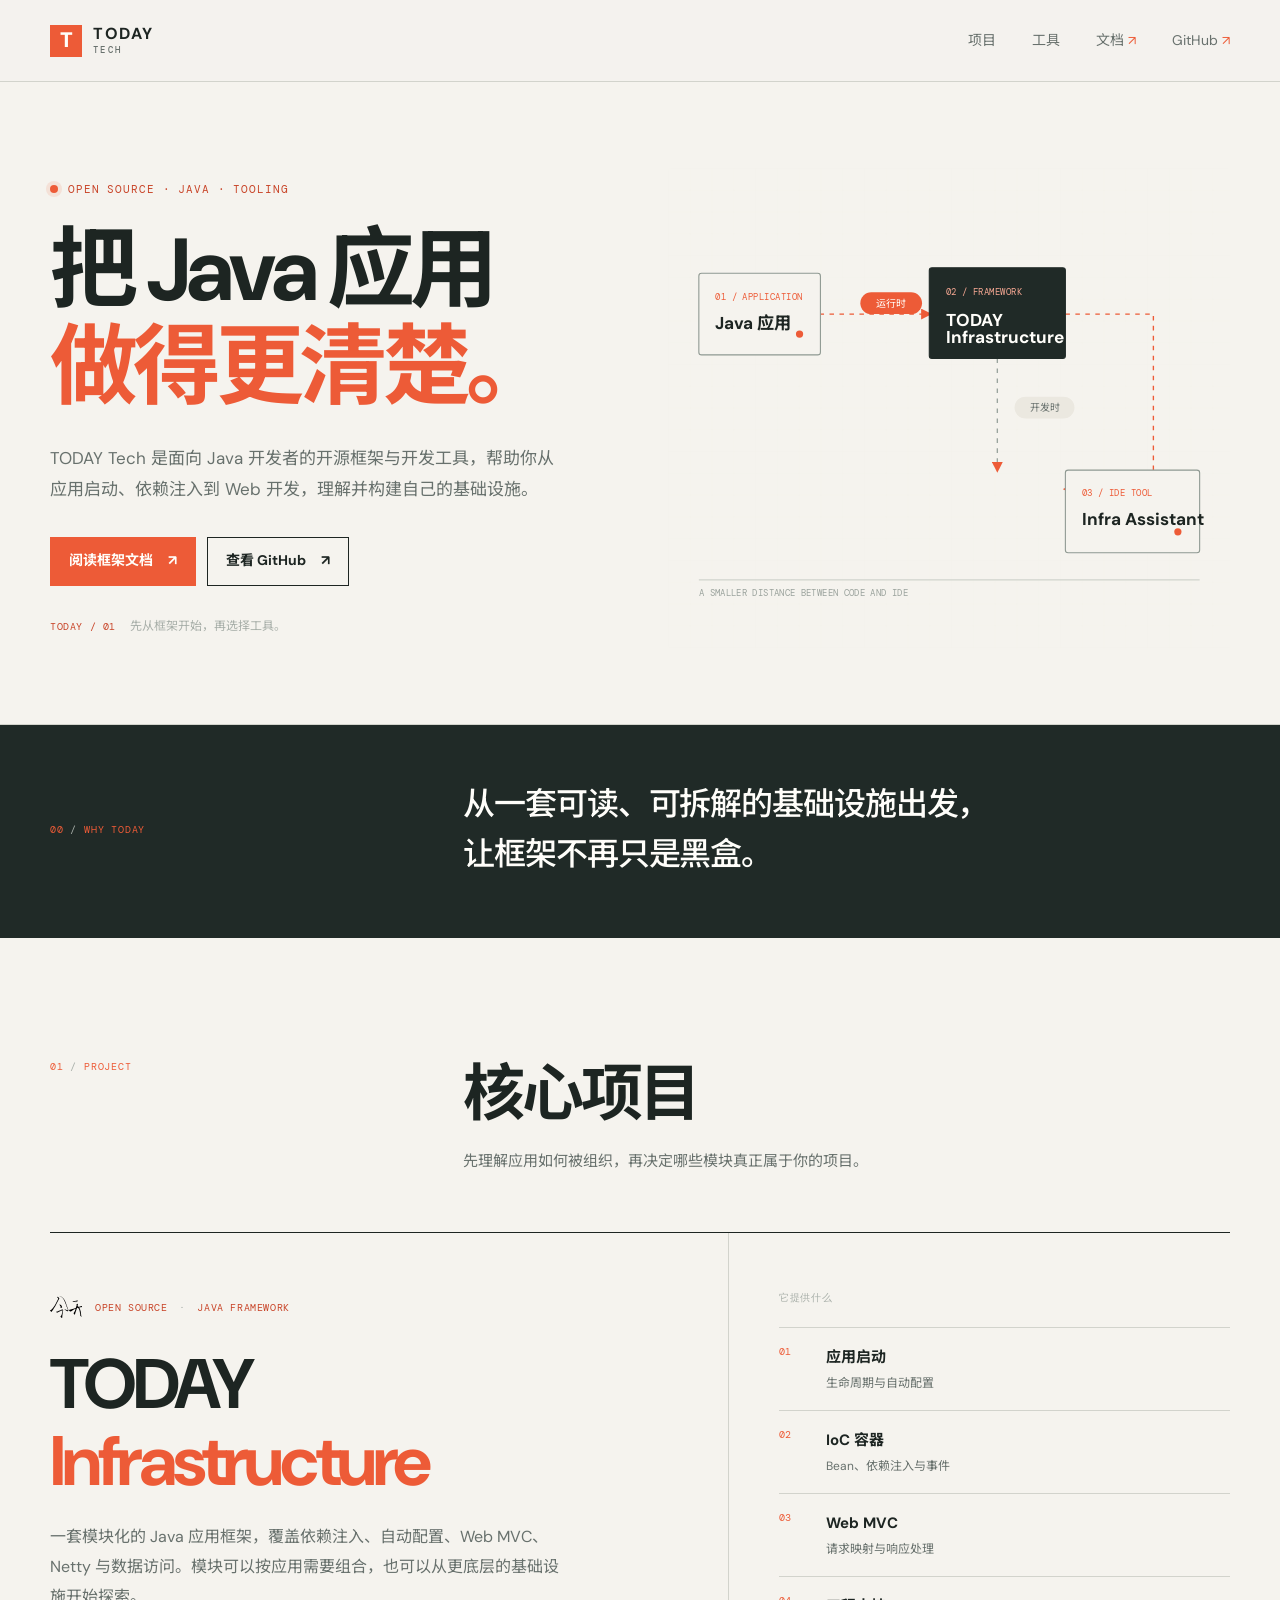
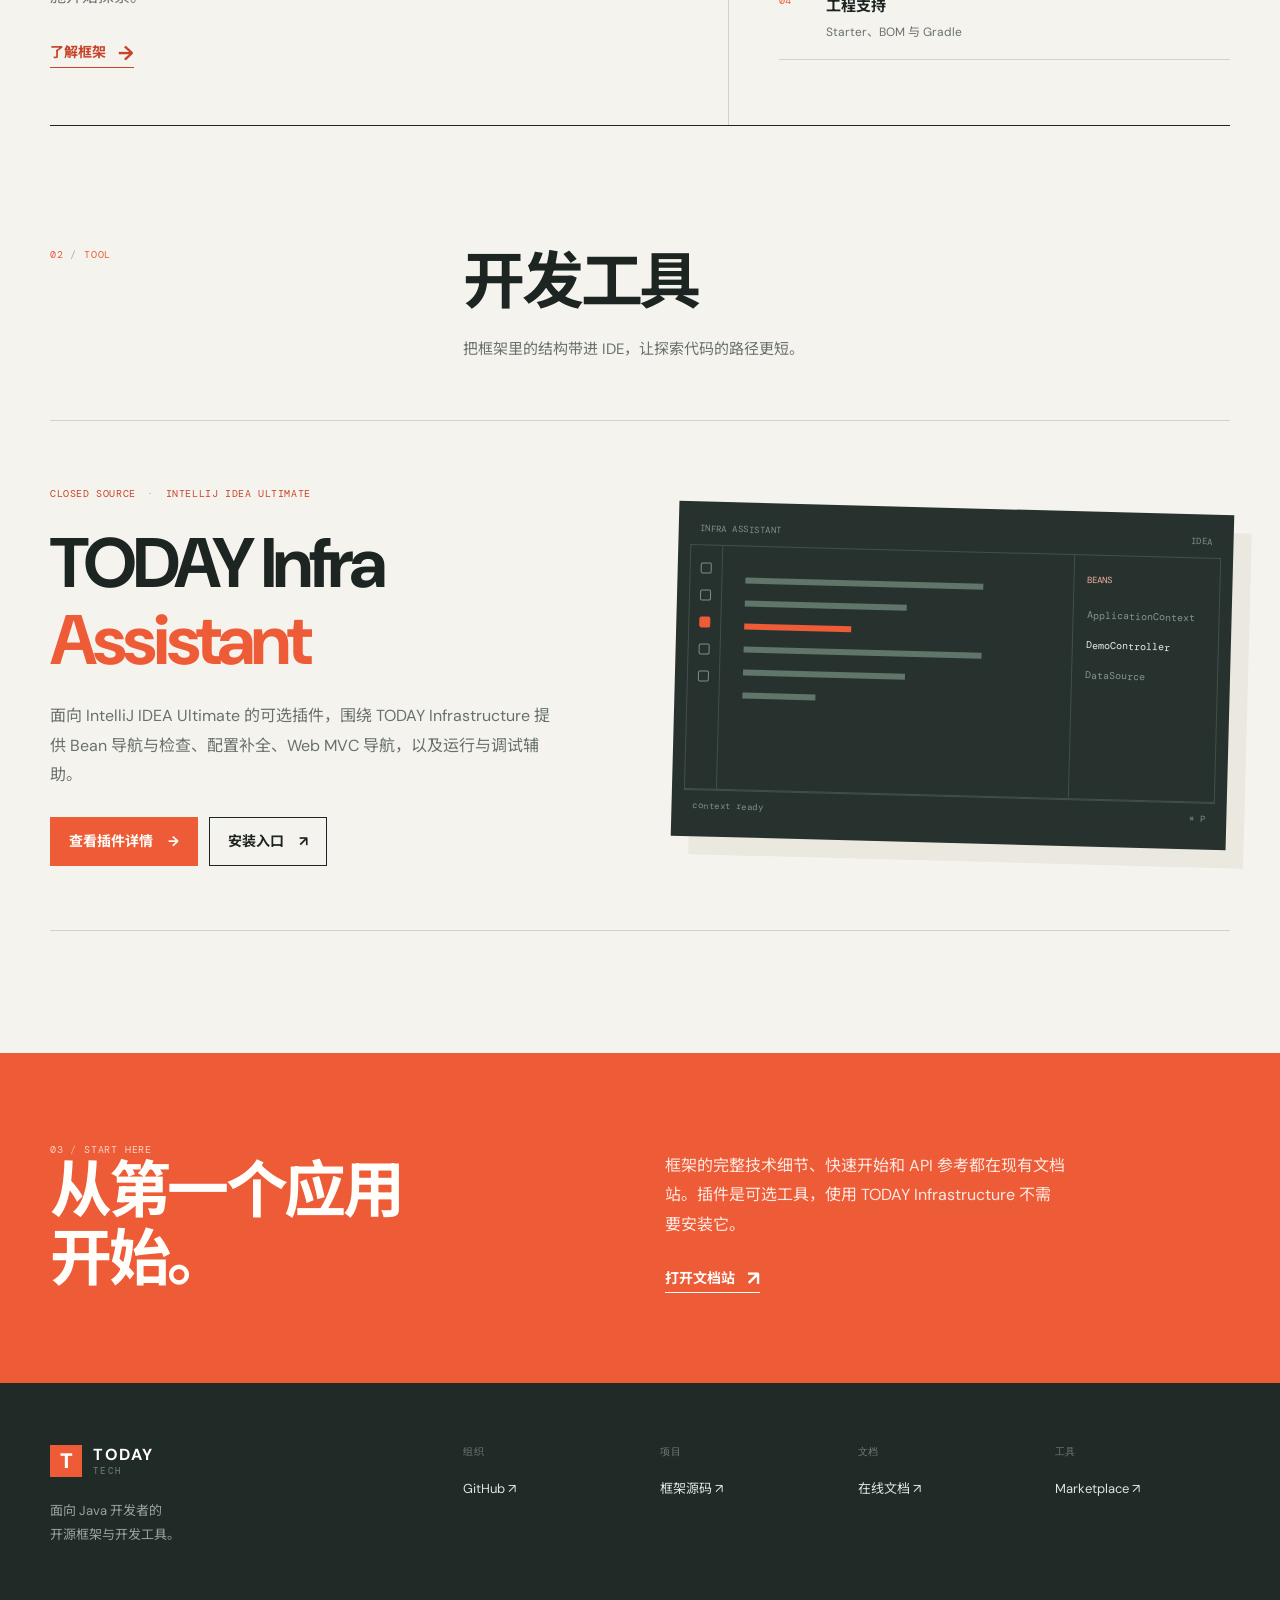
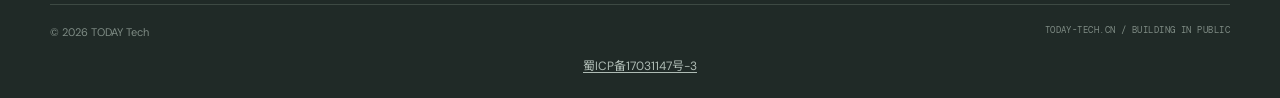
<file: index.html>
<!doctype html>
<html lang="zh-CN">
<head>
  <meta charset="utf-8">
  <meta name="viewport" content="width=device-width, initial-scale=1">
  <meta name="description" content="TODAY Tech：面向 Java 开发者的开源框架与开发工具。">
  <meta name="theme-color" content="#f5f3ee">
  <title>TODAY Tech — Java 开发者的框架与工具</title>
  <link rel="canonical" href="https://today-tech.cn/">
  <meta property="og:type" content="website">
  <meta property="og:site_name" content="TODAY Tech">
  <meta property="og:locale" content="zh_CN">
  <meta property="og:title" content="TODAY Tech — Java 开发者的框架与工具">
  <meta property="og:description" content="面向 Java 开发者的开源框架与开发工具。">
  <meta property="og:url" content="https://today-tech.cn/">
  <link rel="icon" href="logo.svg" type="image/svg+xml">
  <link rel="stylesheet" href="assets/css/site.css">
  <script src="assets/js/site.js" defer></script>
  <script type="application/ld+json">
  {
    "@context": "https://schema.org",
    "@type": "Organization",
    "name": "TODAY Tech",
    "url": "https://today-tech.cn/",
    "sameAs": ["https://github.com/today-tech"]
  }
  </script>
</head>
<body>
  <a class="skip-link" href="#main-content">跳到主要内容</a>
  <header class="site-header">
    <div class="container header-inner">
      <a class="wordmark" href="./" aria-label="TODAY Tech 首页">
        <span class="wordmark-mark" aria-hidden="true">T</span>
        <span><strong>TODAY</strong><small>TECH</small></span>
      </a>
      <button class="menu-toggle" type="button" aria-expanded="false" aria-controls="primary-nav">
        <span class="sr-only">打开导航</span>
        <span aria-hidden="true"></span><span aria-hidden="true"></span>
      </button>
      <nav class="primary-nav" id="primary-nav" aria-label="主导航">
        <a href="#projects">项目</a>
        <a href="#tools">工具</a>
        <a href="https://docs.today-tech.cn/today-infrastructure/" target="_blank" rel="noreferrer">文档<span class="external-mark" aria-hidden="true">↗</span></a>
        <a href="https://github.com/today-tech" target="_blank" rel="noreferrer">GitHub<span class="external-mark" aria-hidden="true">↗</span></a>
      </nav>
    </div>
  </header>

  <main id="main-content">
    <section class="hero section-rule">
      <div class="container hero-grid">
        <div class="hero-copy">
          <p class="eyebrow"><span class="eyebrow-dot"></span>OPEN SOURCE · JAVA · TOOLING</p>
          <h1>把 Java 应用<br><em>做得更清楚。</em></h1>
          <p class="hero-intro">TODAY Tech 是面向 Java 开发者的开源框架与开发工具，帮助你从应用启动、依赖注入到 Web 开发，理解并构建自己的基础设施。</p>
          <div class="button-row">
            <a class="button button-primary" href="https://docs.today-tech.cn/today-infrastructure/" target="_blank" rel="noreferrer">阅读框架文档 <span aria-hidden="true">↗</span></a>
            <a class="button button-secondary" href="https://github.com/today-tech" target="_blank" rel="noreferrer">查看 GitHub <span aria-hidden="true">↗</span></a>
          </div>
          <p class="hero-note"><span class="mono">TODAY / 01</span> 先从框架开始，再选择工具。</p>
        </div>
        <div class="hero-diagram" aria-label="Java 应用通过 TODAY Infrastructure 连接开发工具的关系图" role="img">
          <svg viewBox="0 0 620 530" xmlns="http://www.w3.org/2000/svg" aria-hidden="true">
            <defs>
              <pattern id="hero-grid" width="24" height="24" patternUnits="userSpaceOnUse">
                <path d="M 24 0 L 0 0 0 24" fill="none" stroke="currentColor" stroke-width="1" opacity=".08"/>
              </pattern>
              <marker id="arrow" markerWidth="8" markerHeight="8" refX="6" refY="4" orient="auto">
                <path d="M0,0 L8,4 L0,8 Z" fill="#ed5b37"/>
              </marker>
            </defs>
            <rect width="620" height="530" rx="4" fill="url(#hero-grid)"/>
            <path class="diagram-line" d="M167 161 H288" marker-end="url(#arrow)"/>
            <path class="diagram-line" d="M438 161 H535 V354 H438" marker-end="url(#arrow)"/>
            <path class="diagram-line diagram-line-muted" d="M363 210 V333" marker-end="url(#arrow)"/>
            <g class="diagram-node diagram-node-app">
              <rect x="34" y="116" width="134" height="90" rx="3"/>
              <text x="52" y="145" class="node-kicker">01 / APPLICATION</text>
              <text x="52" y="177" class="node-title">Java 应用</text>
              <circle cx="145" cy="183" r="4"/>
            </g>
            <g class="diagram-node diagram-node-core">
              <rect x="288" y="110" width="150" height="100" rx="3"/>
              <text x="306" y="140" class="node-kicker">02 / FRAMEWORK</text>
              <text x="306" y="174" class="node-title">TODAY</text>
              <text x="306" y="193" class="node-title">Infrastructure</text>
            </g>
            <g class="diagram-node diagram-node-tool">
              <rect x="438" y="333" width="148" height="91" rx="3"/>
              <text x="456" y="362" class="node-kicker">03 / IDE TOOL</text>
              <text x="456" y="394" class="node-title">Infra Assistant</text>
              <circle cx="562" cy="401" r="4"/>
            </g>
            <g class="diagram-label">
              <rect x="212" y="137" width="68" height="24" rx="12"/>
              <text x="246" y="153" text-anchor="middle">运行时</text>
            </g>
            <g class="diagram-label diagram-label-light">
              <rect x="382" y="252" width="66" height="24" rx="12"/>
              <text x="415" y="268" text-anchor="middle">开发时</text>
            </g>
            <text x="34" y="472" class="diagram-caption">A SMALLER DISTANCE BETWEEN CODE AND IDE</text>
            <path d="M34 454 H586" class="diagram-baseline"/>
          </svg>
        </div>
      </div>
    </section>

    <section class="intro-strip">
      <div class="container intro-strip-inner">
        <p class="section-index">00 <span>/</span> WHY TODAY</p>
        <p class="intro-statement">从一套可读、可拆解的基础设施出发，<br>让框架不再只是黑盒。</p>
      </div>
    </section>

    <section class="content-section" id="projects">
      <div class="container">
        <div class="section-heading">
          <p class="section-index">01 <span>/</span> PROJECT</p>
          <div>
            <h2>核心项目</h2>
            <p class="heading-description">先理解应用如何被组织，再决定哪些模块真正属于你的项目。</p>
          </div>
        </div>
        <article class="feature-project">
          <div class="feature-project-main">
            <div class="project-identity"><img src="logo.svg" alt="TODAY Infrastructure 标识"><div class="project-badge">OPEN SOURCE <span>·</span> JAVA FRAMEWORK</div></div>
            <h3>TODAY<br><span>Infrastructure</span></h3>
            <p>一套模块化的 Java 应用框架，覆盖依赖注入、自动配置、Web MVC、Netty 与数据访问。模块可以按应用需要组合，也可以从更底层的基础设施开始探索。</p>
            <a class="text-link" href="projects/today-infrastructure/">了解框架 <span aria-hidden="true">→</span></a>
          </div>
          <div class="feature-project-aside">
            <div class="aside-label">它提供什么</div>
            <ul class="capability-list">
              <li><span>01</span><strong>应用启动</strong><small>生命周期与自动配置</small></li>
              <li><span>02</span><strong>IoC 容器</strong><small>Bean、依赖注入与事件</small></li>
              <li><span>03</span><strong>Web MVC</strong><small>请求映射与响应处理</small></li>
              <li><span>04</span><strong>工程支持</strong><small>Starter、BOM 与 Gradle</small></li>
            </ul>
          </div>
        </article>
      </div>
    </section>

    <section class="content-section tool-section" id="tools">
      <div class="container">
        <div class="section-heading">
          <p class="section-index">02 <span>/</span> TOOL</p>
          <div>
            <h2>开发工具</h2>
            <p class="heading-description">把框架里的结构带进 IDE，让探索代码的路径更短。</p>
          </div>
        </div>
        <article class="tool-feature">
          <div class="tool-feature-copy">
            <div class="project-badge">CLOSED SOURCE <span>·</span> INTELLIJ IDEA ULTIMATE</div>
            <h3>TODAY Infra<br><span>Assistant</span></h3>
            <p>面向 IntelliJ IDEA Ultimate 的可选插件，围绕 TODAY Infrastructure 提供 Bean 导航与检查、配置补全、Web MVC 导航，以及运行与调试辅助。</p>
            <div class="button-row">
              <a class="button button-primary" href="products/today-infra-assistant/">查看插件详情 <span aria-hidden="true">→</span></a>
              <a class="button button-secondary" href="https://plugins.jetbrains.com/plugin/36523-today-infra-assistant" target="_blank" rel="noreferrer">安装入口 <span aria-hidden="true">↗</span></a>
            </div>
          </div>
          <div class="tool-sketch" aria-hidden="true">
            <div class="tool-sketch-top"><span>INFRA ASSISTANT</span><span>IDEA</span></div>
            <div class="tool-sketch-body">
              <div class="sketch-tree"><i></i><i></i><i class="active"></i><i></i><i></i></div>
              <div class="sketch-editor"><span class="code-line long"></span><span class="code-line mid"></span><span class="code-line short accent"></span><span class="code-line long"></span><span class="code-line mid"></span><span class="code-line shorter"></span></div>
              <div class="sketch-panel"><span class="panel-title">BEANS</span><span class="panel-item">ApplicationContext</span><span class="panel-item active-item">DemoController</span><span class="panel-item">DataSource</span></div>
            </div>
            <div class="tool-sketch-foot"><span>context ready</span><span>⌘ P</span></div>
          </div>
        </article>
      </div>
    </section>

    <section class="start-section">
      <div class="container start-box">
        <div>
          <p class="section-index">03 <span>/</span> START HERE</p>
          <h2>从第一个应用<br>开始。</h2>
        </div>
        <div class="start-copy">
          <p>框架的完整技术细节、快速开始和 API 参考都在现有文档站。插件是可选工具，使用 TODAY Infrastructure 不需要安装它。</p>
          <a class="text-link text-link-light" href="https://docs.today-tech.cn/today-infrastructure/" target="_blank" rel="noreferrer">打开文档站 <span aria-hidden="true">↗</span></a>
        </div>
      </div>
    </section>
  </main>

  <footer class="site-footer">
    <div class="container footer-grid">
      <div class="footer-brand">
        <a class="wordmark wordmark-footer" href="./"><span class="wordmark-mark" aria-hidden="true">T</span><span><strong>TODAY</strong><small>TECH</small></span></a>
        <p>面向 Java 开发者的<br>开源框架与开发工具。</p>
      </div>
      <div class="footer-links">
        <div><span>组织</span><a href="https://github.com/today-tech" target="_blank" rel="noreferrer">GitHub ↗</a></div>
        <div><span>项目</span><a href="https://github.com/TAKETODAY/today-infrastructure" target="_blank" rel="noreferrer">框架源码 ↗</a></div>
        <div><span>文档</span><a href="https://docs.today-tech.cn/today-infrastructure/" target="_blank" rel="noreferrer">在线文档 ↗</a></div>
        <div><span>工具</span><a href="https://plugins.jetbrains.com/plugin/36523-today-infra-assistant" target="_blank" rel="noreferrer">Marketplace ↗</a></div>
      </div>
    </div>
    <div class="container footer-bottom"><span>© <span data-current-year>2026</span> TODAY Tech</span><span class="mono">TODAY-TECH.CN / BUILDING IN PUBLIC</span></div>
    <p class="footer-record"><a href="https://beian.miit.gov.cn/">蜀ICP备17031147号-3</a></p>
  </footer>
</body>
</html>
</file>
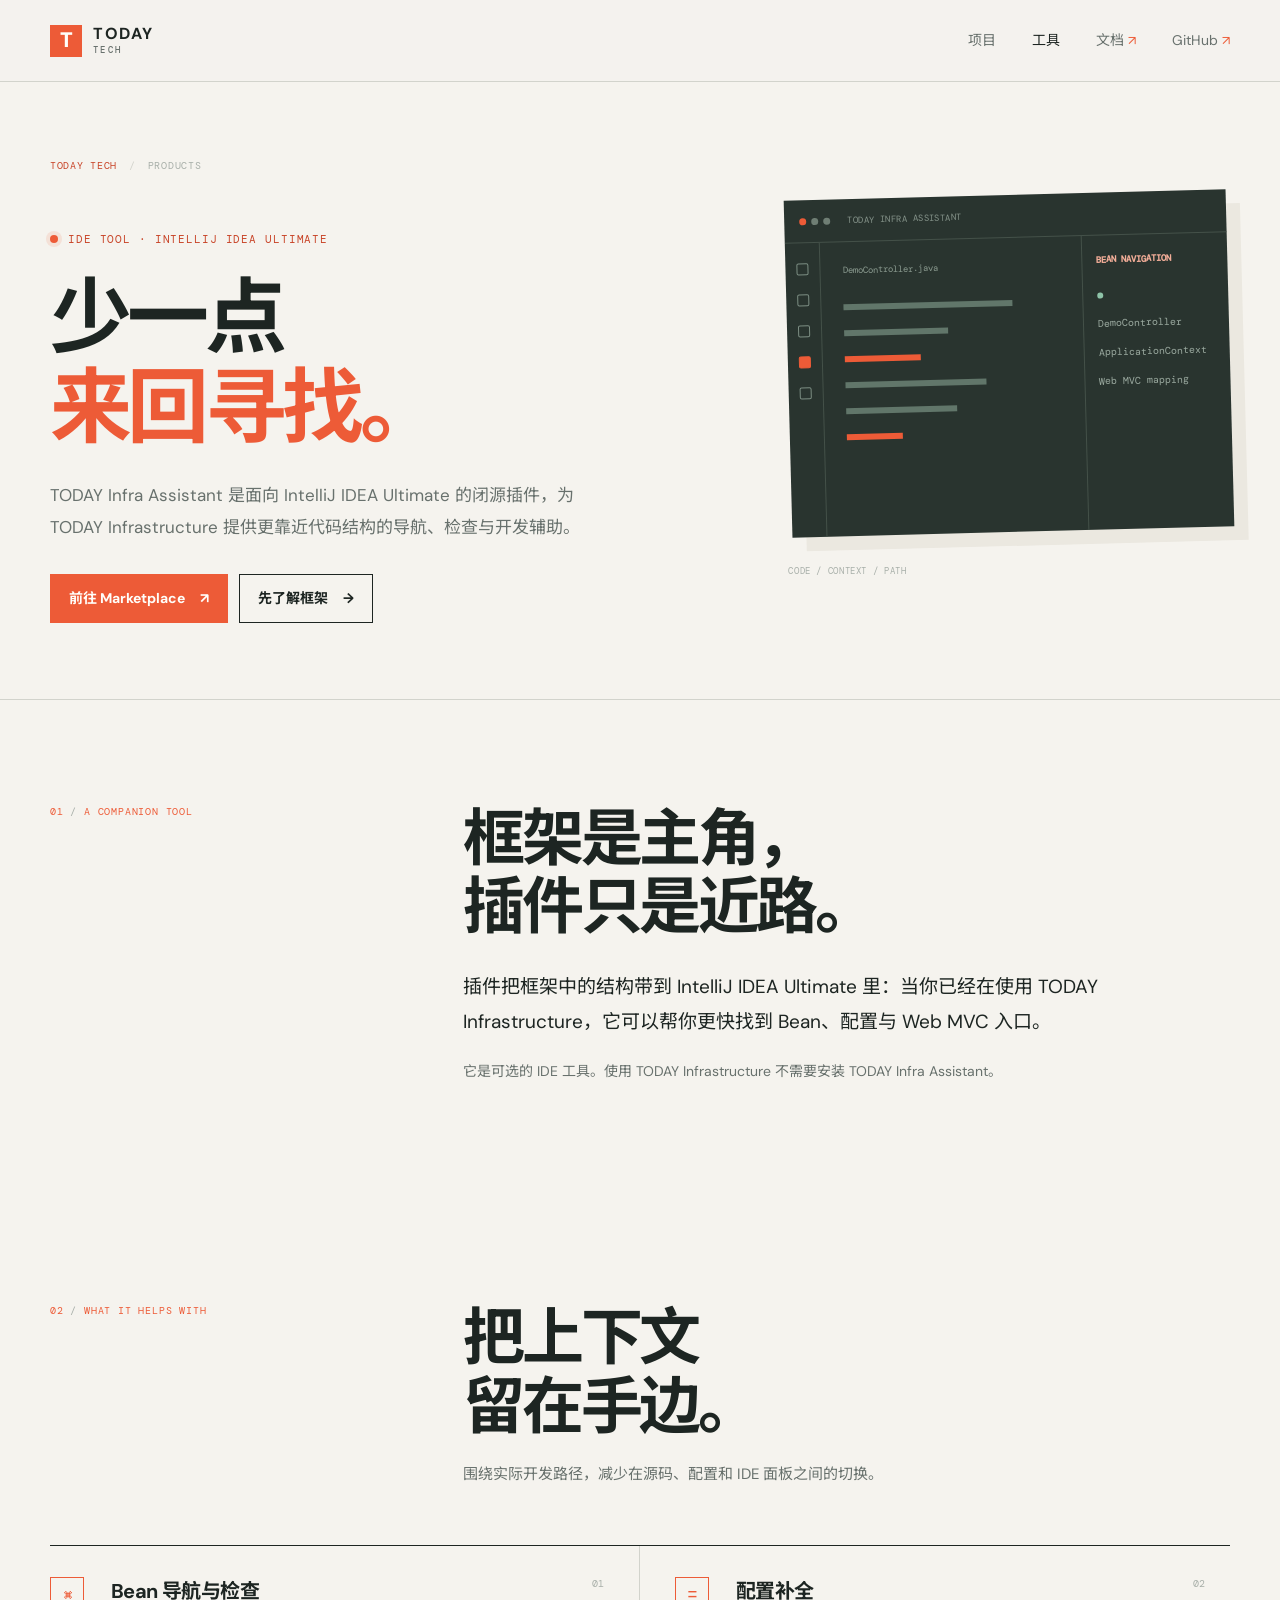
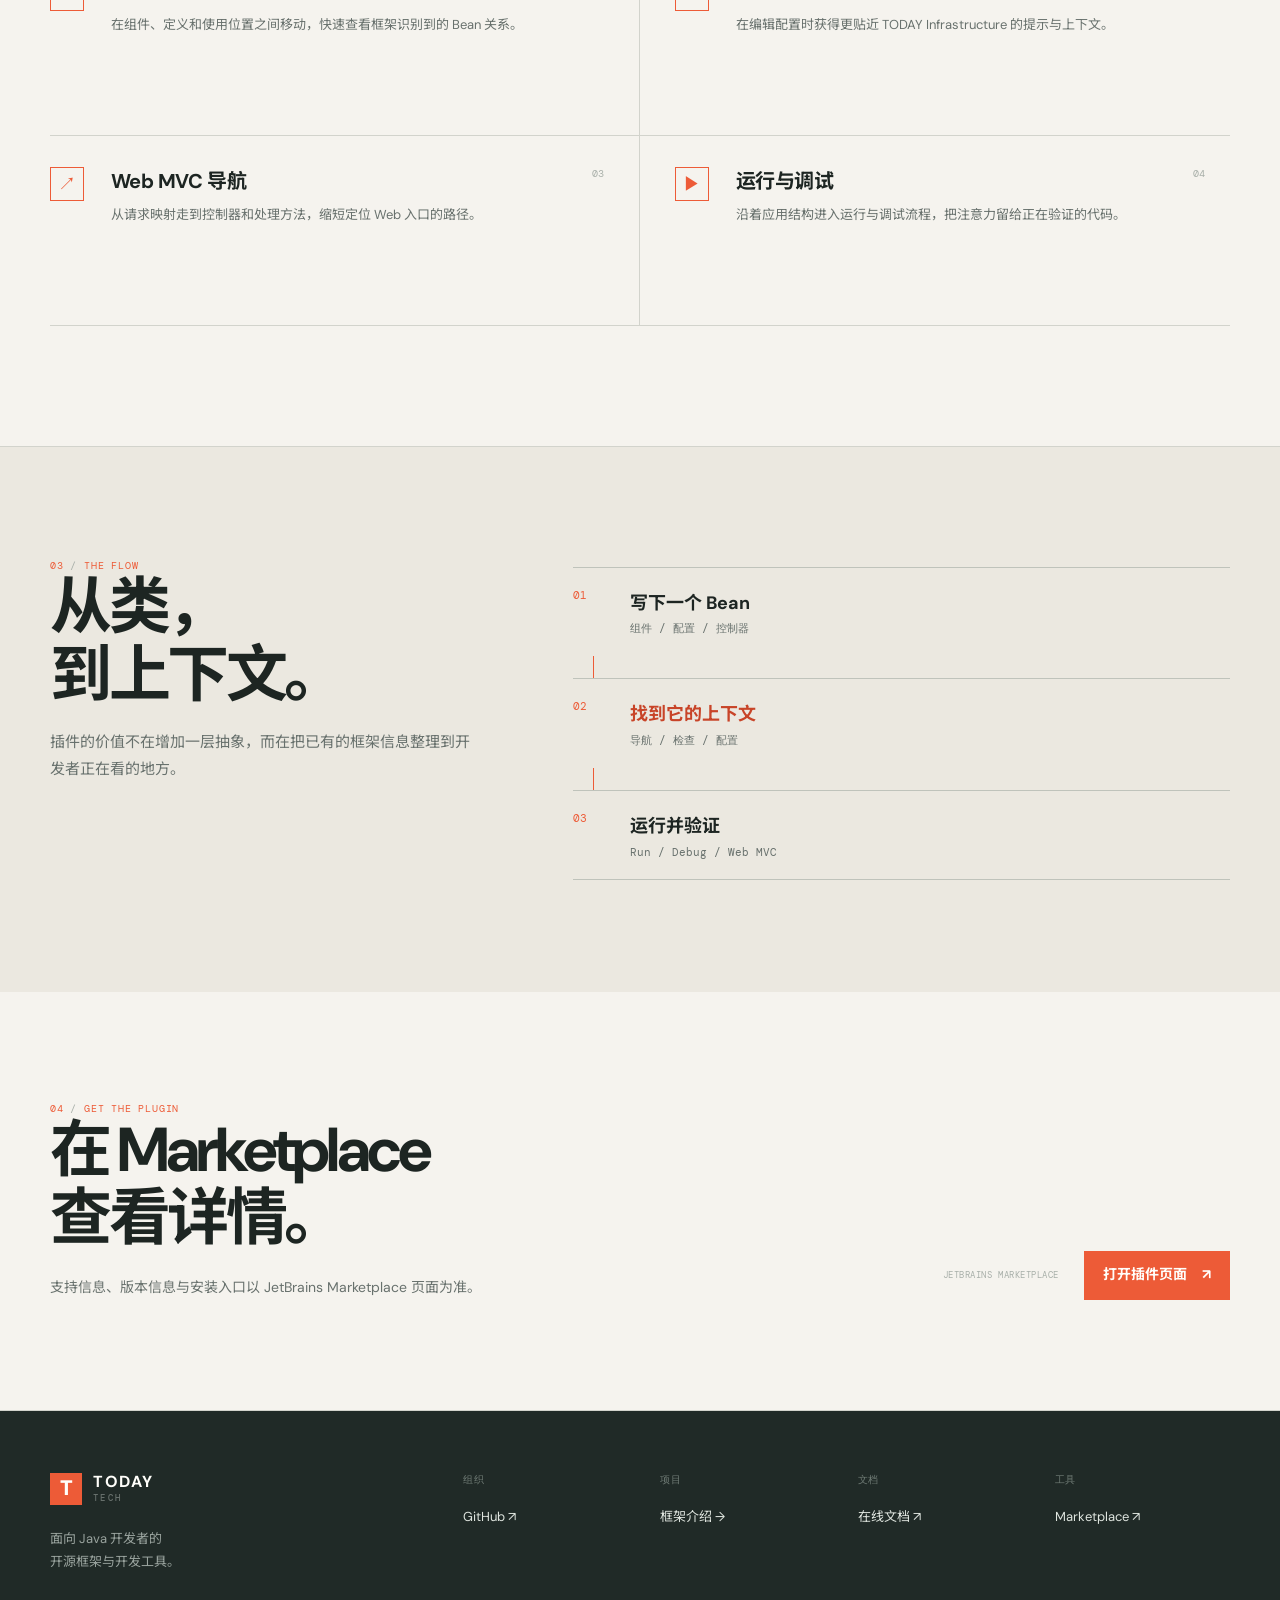
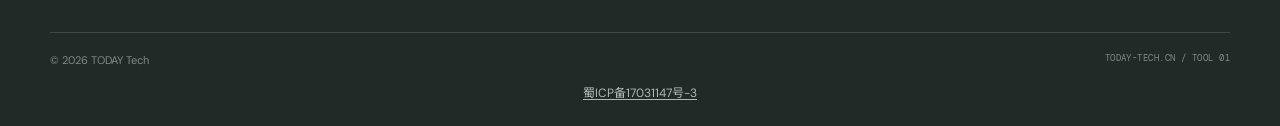
<file: products/today-infra-assistant/index.html>
<!doctype html>
<html lang="zh-CN">
<head>
  <meta charset="utf-8">
  <meta name="viewport" content="width=device-width, initial-scale=1">
  <meta name="description" content="TODAY Infra Assistant：面向 IntelliJ IDEA Ultimate 的 TODAY Infrastructure 开发辅助插件。">
  <meta name="theme-color" content="#f5f3ee">
  <title>TODAY Infra Assistant — TODAY Tech</title>
  <link rel="canonical" href="https://today-tech.cn/products/today-infra-assistant/">
  <meta property="og:type" content="website">
  <meta property="og:site_name" content="TODAY Tech">
  <meta property="og:locale" content="zh_CN">
  <meta property="og:title" content="TODAY Infra Assistant — IntelliJ IDEA 开发辅助插件">
  <meta property="og:description" content="面向 IntelliJ IDEA Ultimate 的 TODAY Infrastructure 开发辅助插件。">
  <meta property="og:url" content="https://today-tech.cn/products/today-infra-assistant/">
  <link rel="icon" href="../../logo.svg" type="image/svg+xml">
  <link rel="stylesheet" href="../../assets/css/site.css">
  <script src="../../assets/js/site.js" defer></script>
</head>
<body>
  <a class="skip-link" href="#main-content">跳到主要内容</a>
  <header class="site-header"><div class="container header-inner"><a class="wordmark" href="../../" aria-label="TODAY Tech 首页"><span class="wordmark-mark" aria-hidden="true">T</span><span><strong>TODAY</strong><small>TECH</small></span></a><button class="menu-toggle" type="button" aria-expanded="false" aria-controls="primary-nav"><span class="sr-only">打开导航</span><span aria-hidden="true"></span><span aria-hidden="true"></span></button><nav class="primary-nav" id="primary-nav" aria-label="主导航"><a href="../../#projects">项目</a><a href="../../#tools" aria-current="page">工具</a><a href="https://docs.today-tech.cn/today-infrastructure/" target="_blank" rel="noreferrer">文档<span class="external-mark" aria-hidden="true">↗</span></a><a href="https://github.com/today-tech" target="_blank" rel="noreferrer">GitHub<span class="external-mark" aria-hidden="true">↗</span></a></nav></div></header>

  <main id="main-content">
    <section class="page-hero assistant-hero section-rule"><div class="container page-hero-inner"><div><p class="breadcrumb"><a href="../../">TODAY TECH</a><span>/</span> PRODUCTS</p><p class="eyebrow"><span class="eyebrow-dot"></span>IDE TOOL · INTELLIJ IDEA ULTIMATE</p><h1>少一点<br><em>来回寻找。</em></h1><p class="page-lead">TODAY Infra Assistant 是面向 IntelliJ IDEA Ultimate 的闭源插件，为 TODAY Infrastructure 提供更靠近代码结构的导航、检查与开发辅助。</p><div class="button-row"><a class="button button-primary" href="https://plugins.jetbrains.com/plugin/36523-today-infra-assistant" target="_blank" rel="noreferrer">前往 Marketplace <span aria-hidden="true">↗</span></a><a class="button button-secondary" href="../../projects/today-infrastructure/">先了解框架 <span aria-hidden="true">→</span></a></div></div><div class="assistant-hero-visual" aria-hidden="true"><div class="assistant-window"><div class="window-bar"><span></span><span></span><span></span><b>TODAY INFRA ASSISTANT</b></div><div class="window-content"><div class="window-sidebar"><i></i><i></i><i></i><i class="on"></i><i></i></div><div class="window-code"><small>DemoController.java</small><div class="window-line w1"></div><div class="window-line w2"></div><div class="window-line w3 orange"></div><div class="window-line w4"></div><div class="window-line w5"></div><div class="window-line w6 orange"></div></div><div class="window-inspector"><strong>BEAN NAVIGATION</strong><span class="inspector-dot"></span><p>DemoController</p><p>ApplicationContext</p><p>Web MVC mapping</p></div></div></div><span class="visual-note">CODE / CONTEXT / PATH</span></div></div></section>

    <section class="content-section compact-section"><div class="container two-column-intro"><p class="section-index">01 <span>/</span> A COMPANION TOOL</p><div><h2>框架是主角，<br>插件只是近路。</h2><p class="large-copy">插件把框架中的结构带到 IntelliJ IDEA Ultimate 里：当你已经在使用 TODAY Infrastructure，它可以帮你更快找到 Bean、配置与 Web MVC 入口。</p><p class="muted-copy">它是可选的 IDE 工具。使用 TODAY Infrastructure 不需要安装 TODAY Infra Assistant。</p></div></div></section>

    <section class="features-section section-rule"><div class="container"><div class="section-heading"><p class="section-index">02 <span>/</span> WHAT IT HELPS WITH</p><div><h2>把上下文<br>留在手边。</h2><p class="heading-description">围绕实际开发路径，减少在源码、配置和 IDE 面板之间的切换。</p></div></div><div class="assistant-features"><article><span class="feature-icon">⌘</span><div><h3>Bean 导航与检查</h3><p>在组件、定义和使用位置之间移动，快速查看框架识别到的 Bean 关系。</p></div><span class="feature-number">01</span></article><article><span class="feature-icon">=</span><div><h3>配置补全</h3><p>在编辑配置时获得更贴近 TODAY Infrastructure 的提示与上下文。</p></div><span class="feature-number">02</span></article><article><span class="feature-icon">↗</span><div><h3>Web MVC 导航</h3><p>从请求映射走到控制器和处理方法，缩短定位 Web 入口的路径。</p></div><span class="feature-number">03</span></article><article><span class="feature-icon">▶</span><div><h3>运行与调试</h3><p>沿着应用结构进入运行与调试流程，把注意力留给正在验证的代码。</p></div><span class="feature-number">04</span></article></div></div></section>

    <section class="workflow-section"><div class="container workflow-grid"><div><p class="section-index">03 <span>/</span> THE FLOW</p><h2>从类，<br>到上下文。</h2><p class="heading-description">插件的价值不在增加一层抽象，而在把已有的框架信息整理到开发者正在看的地方。</p></div><div class="flow-diagram"><div class="flow-step"><span>01</span><strong>写下一个 Bean</strong><small>组件 / 配置 / 控制器</small></div><div class="flow-connector"></div><div class="flow-step active"><span>02</span><strong>找到它的上下文</strong><small>导航 / 检查 / 配置</small></div><div class="flow-connector"></div><div class="flow-step"><span>03</span><strong>运行并验证</strong><small>Run / Debug / Web MVC</small></div></div></div></section>

    <section class="marketplace-section section-rule"><div class="container marketplace-box"><div><p class="section-index">04 <span>/</span> GET THE PLUGIN</p><h2>在 Marketplace<br>查看详情。</h2><p>支持信息、版本信息与安装入口以 JetBrains Marketplace 页面为准。</p></div><div class="marketplace-action"><span class="marketplace-label">JETBRAINS MARKETPLACE</span><a class="button button-primary" href="https://plugins.jetbrains.com/plugin/36523-today-infra-assistant" target="_blank" rel="noreferrer">打开插件页面 <span aria-hidden="true">↗</span></a></div></div></section>
  </main>
  <footer class="site-footer"><div class="container footer-grid"><div class="footer-brand"><a class="wordmark wordmark-footer" href="../../"><span class="wordmark-mark" aria-hidden="true">T</span><span><strong>TODAY</strong><small>TECH</small></span></a><p>面向 Java 开发者的<br>开源框架与开发工具。</p></div><div class="footer-links"><div><span>组织</span><a href="https://github.com/today-tech" target="_blank" rel="noreferrer">GitHub ↗</a></div><div><span>项目</span><a href="../../projects/today-infrastructure/">框架介绍 →</a></div><div><span>文档</span><a href="https://docs.today-tech.cn/today-infrastructure/" target="_blank" rel="noreferrer">在线文档 ↗</a></div><div><span>工具</span><a href="https://plugins.jetbrains.com/plugin/36523-today-infra-assistant" target="_blank" rel="noreferrer">Marketplace ↗</a></div></div></div><div class="container footer-bottom"><span>© <span data-current-year>2026</span> TODAY Tech</span><span class="mono">TODAY-TECH.CN / TOOL 01</span></div>
    <p class="footer-record"><a href="https://beian.miit.gov.cn/">蜀ICP备17031147号-3</a></p>
  </footer>
</body>
</html>
</file>
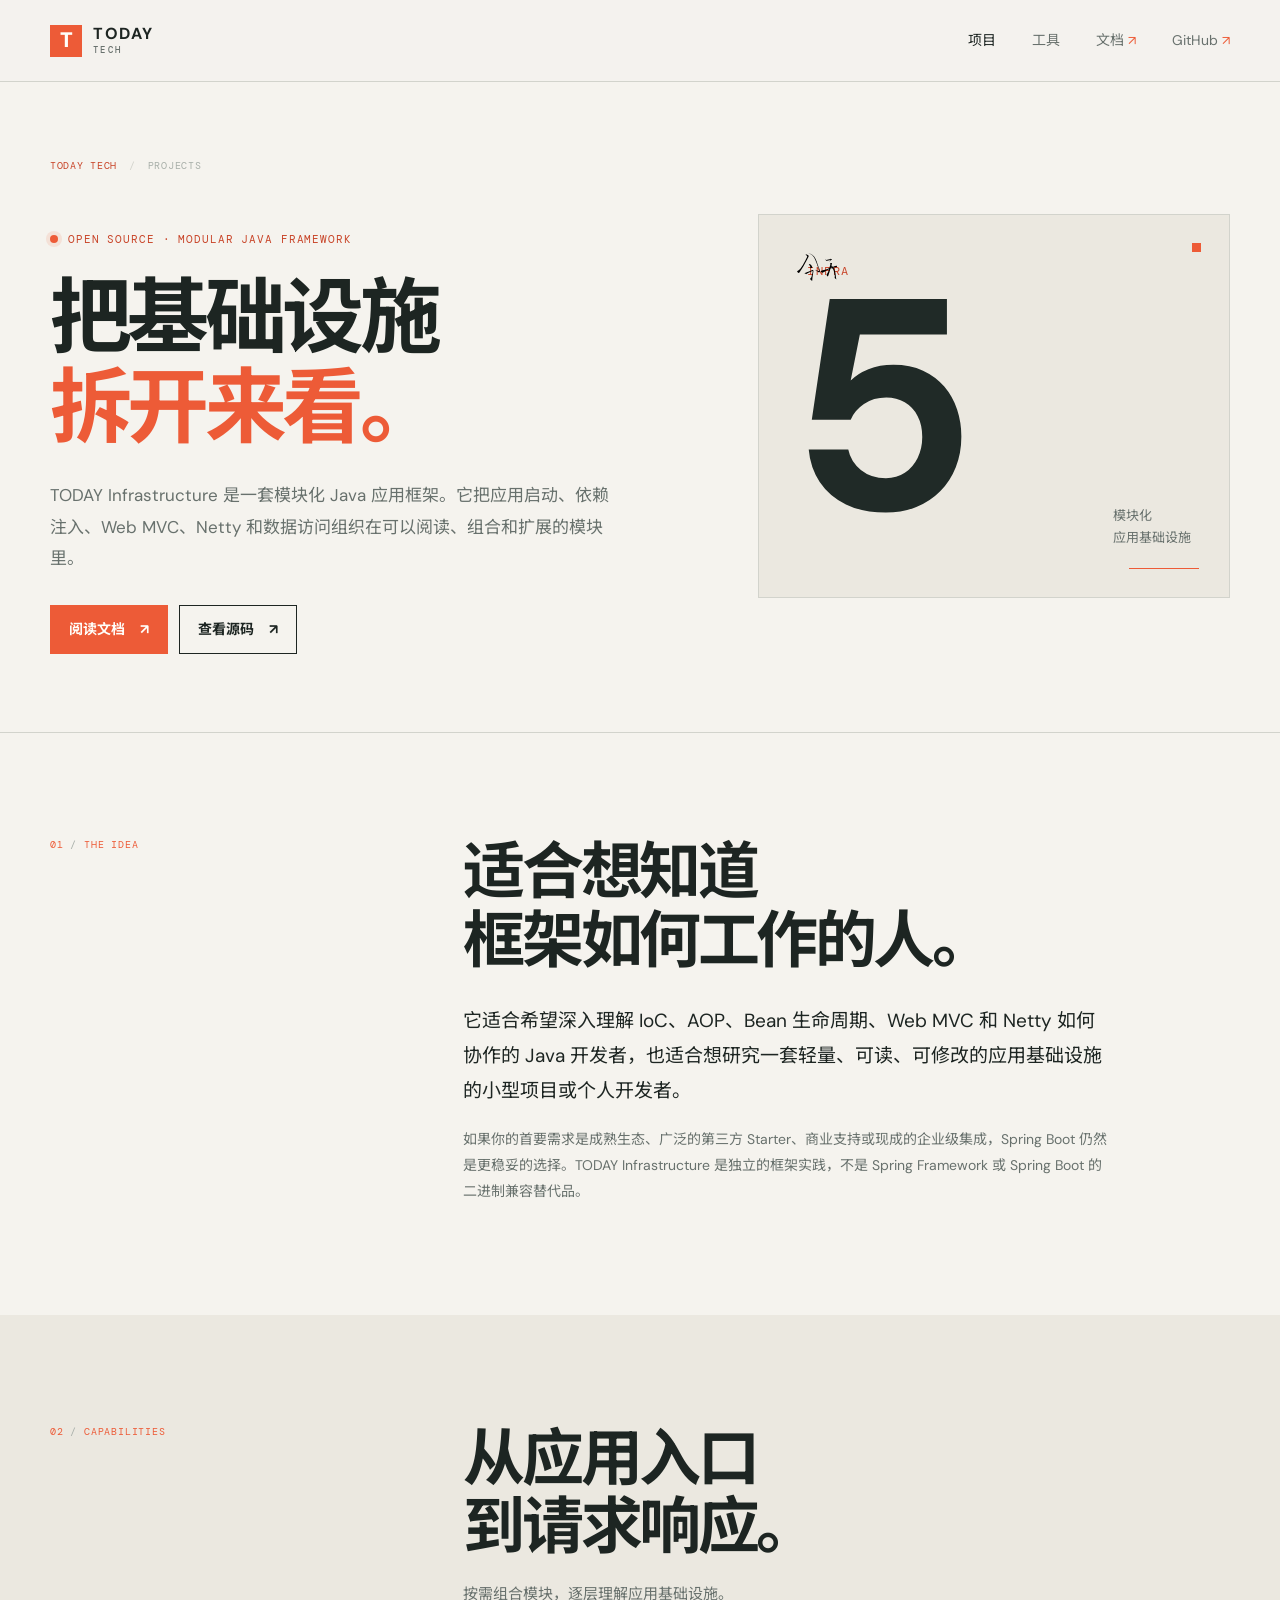
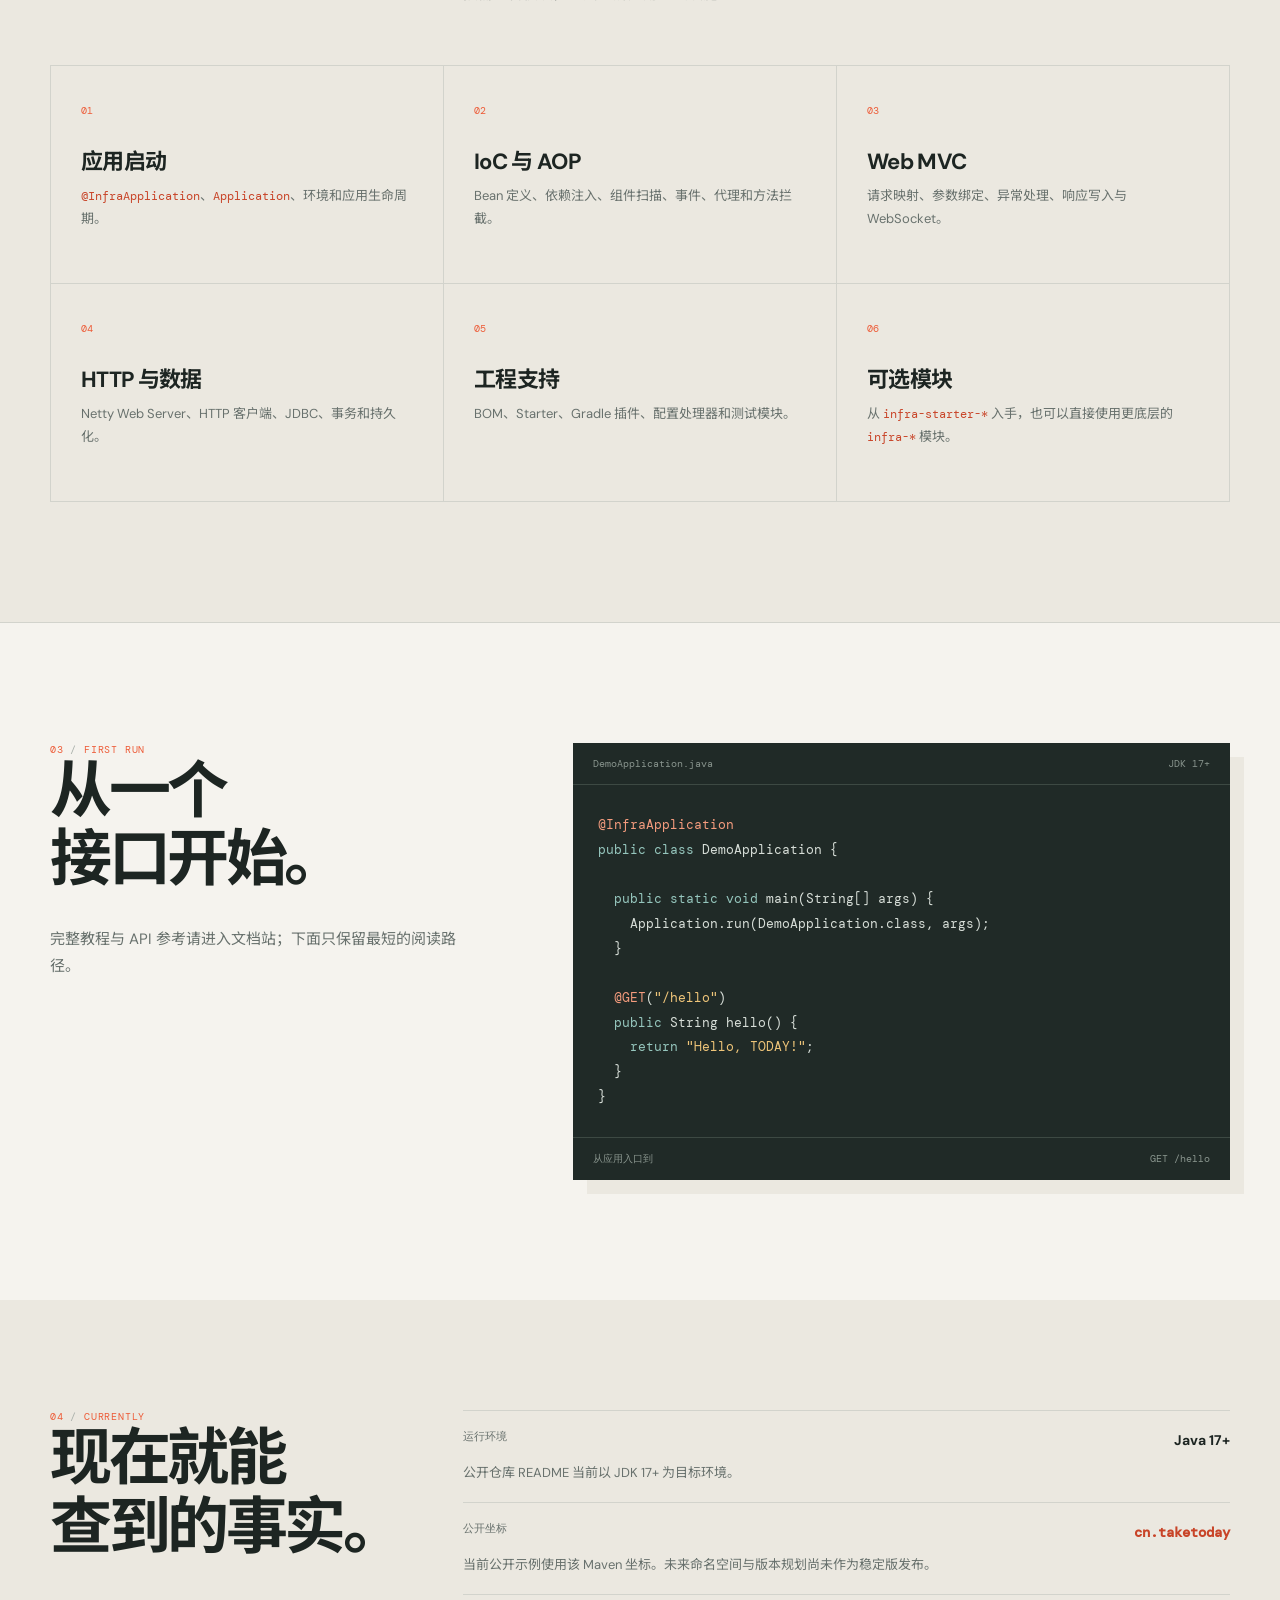
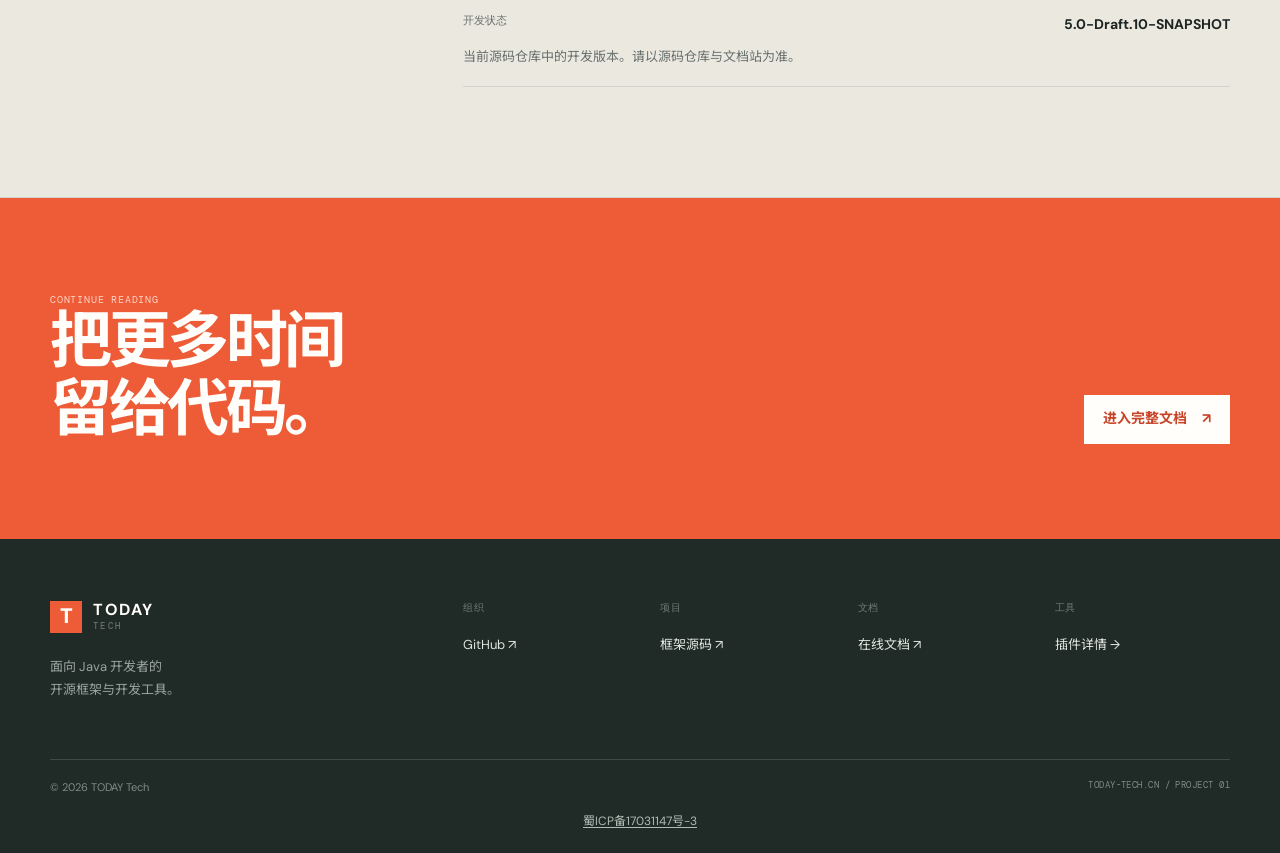
<file: projects/today-infrastructure/index.html>
<!doctype html>
<html lang="zh-CN">
<head>
  <meta charset="utf-8">
  <meta name="viewport" content="width=device-width, initial-scale=1">
  <meta name="description" content="了解 TODAY Infrastructure：模块化 Java 应用框架。">
  <meta name="theme-color" content="#f5f3ee">
  <title>TODAY Infrastructure — TODAY Tech</title>
  <link rel="canonical" href="https://today-tech.cn/projects/today-infrastructure/">
  <meta property="og:type" content="website">
  <meta property="og:site_name" content="TODAY Tech">
  <meta property="og:locale" content="zh_CN">
  <meta property="og:title" content="TODAY Infrastructure — 模块化 Java 应用框架">
  <meta property="og:description" content="了解 TODAY Infrastructure：模块化 Java 应用框架。">
  <meta property="og:url" content="https://today-tech.cn/projects/today-infrastructure/">
  <link rel="icon" href="../../logo.svg" type="image/svg+xml">
  <link rel="stylesheet" href="../../assets/css/site.css">
  <script src="../../assets/js/site.js" defer></script>
</head>
<body>
  <a class="skip-link" href="#main-content">跳到主要内容</a>
  <header class="site-header">
    <div class="container header-inner">
      <a class="wordmark" href="../../" aria-label="TODAY Tech 首页"><span class="wordmark-mark" aria-hidden="true">T</span><span><strong>TODAY</strong><small>TECH</small></span></a>
      <button class="menu-toggle" type="button" aria-expanded="false" aria-controls="primary-nav"><span class="sr-only">打开导航</span><span aria-hidden="true"></span><span aria-hidden="true"></span></button>
      <nav class="primary-nav" id="primary-nav" aria-label="主导航">
        <a href="../../#projects" aria-current="page">项目</a><a href="../../#tools">工具</a><a href="https://docs.today-tech.cn/today-infrastructure/" target="_blank" rel="noreferrer">文档<span class="external-mark" aria-hidden="true">↗</span></a><a href="https://github.com/today-tech" target="_blank" rel="noreferrer">GitHub<span class="external-mark" aria-hidden="true">↗</span></a>
      </nav>
    </div>
  </header>

  <main id="main-content">
    <section class="page-hero section-rule">
      <div class="container page-hero-inner">
        <div>
          <p class="breadcrumb"><a href="../../">TODAY TECH</a><span>/</span> PROJECTS</p>
          <p class="eyebrow"><span class="eyebrow-dot"></span>OPEN SOURCE · MODULAR JAVA FRAMEWORK</p>
          <h1>把基础设施<br><em>拆开来看。</em></h1>
          <p class="page-lead">TODAY Infrastructure 是一套模块化 Java 应用框架。它把应用启动、依赖注入、Web MVC、Netty 和数据访问组织在可以阅读、组合和扩展的模块里。</p>
          <div class="button-row"><a class="button button-primary" href="https://docs.today-tech.cn/today-infrastructure/" target="_blank" rel="noreferrer">阅读文档 <span aria-hidden="true">↗</span></a><a class="button button-secondary" href="https://github.com/TAKETODAY/today-infrastructure" target="_blank" rel="noreferrer">查看源码 <span aria-hidden="true">↗</span></a></div>
        </div>
        <div class="page-hero-aside framework-mark"><img src="../../logo.svg" alt="TODAY Infrastructure 标识"><span>INFRA</span><strong>5</strong><small>模块化<br>应用基础设施</small></div>
      </div>
    </section>

    <section class="content-section compact-section">
      <div class="container two-column-intro">
        <p class="section-index">01 <span>/</span> THE IDEA</p>
        <div><h2>适合想知道<br>框架如何工作的人。</h2><p class="large-copy">它适合希望深入理解 IoC、AOP、Bean 生命周期、Web MVC 和 Netty 如何协作的 Java 开发者，也适合想研究一套轻量、可读、可修改的应用基础设施的小型项目或个人开发者。</p><p class="muted-copy">如果你的首要需求是成熟生态、广泛的第三方 Starter、商业支持或现成的企业级集成，Spring Boot 仍然是更稳妥的选择。TODAY Infrastructure 是独立的框架实践，不是 Spring Framework 或 Spring Boot 的二进制兼容替代品。</p></div>
      </div>
    </section>

    <section class="capabilities-section section-rule">
      <div class="container">
        <div class="section-heading"><p class="section-index">02 <span>/</span> CAPABILITIES</p><div><h2>从应用入口<br>到请求响应。</h2><p class="heading-description">按需组合模块，逐层理解应用基础设施。</p></div></div>
        <div class="capabilities-grid">
          <article><span class="capability-number">01</span><h3>应用启动</h3><p><code>@InfraApplication</code>、<code>Application</code>、环境和应用生命周期。</p></article>
          <article><span class="capability-number">02</span><h3>IoC 与 AOP</h3><p>Bean 定义、依赖注入、组件扫描、事件、代理和方法拦截。</p></article>
          <article><span class="capability-number">03</span><h3>Web MVC</h3><p>请求映射、参数绑定、异常处理、响应写入与 WebSocket。</p></article>
          <article><span class="capability-number">04</span><h3>HTTP 与数据</h3><p>Netty Web Server、HTTP 客户端、JDBC、事务和持久化。</p></article>
          <article><span class="capability-number">05</span><h3>工程支持</h3><p>BOM、Starter、Gradle 插件、配置处理器和测试模块。</p></article>
          <article><span class="capability-number">06</span><h3>可选模块</h3><p>从 <code>infra-starter-*</code> 入手，也可以直接使用更底层的 <code>infra-*</code> 模块。</p></article>
        </div>
      </div>
    </section>

    <section class="quickstart-section">
      <div class="container quickstart-grid">
        <div><p class="section-index">03 <span>/</span> FIRST RUN</p><h2>从一个<br>接口开始。</h2><p class="heading-description">完整教程与 API 参考请进入文档站；下面只保留最短的阅读路径。</p></div>
        <div class="code-card"><div class="code-card-head"><span>DemoApplication.java</span><span>JDK 17+</span></div><pre><code><span class="code-annotation">@InfraApplication</span>
<span class="code-keyword">public class</span> DemoApplication {

  <span class="code-keyword">public static void</span> main(String[] args) {
    Application.run(DemoApplication.class, args);
  }

  <span class="code-annotation">@GET</span>(<span class="code-string">"/hello"</span>)
  <span class="code-keyword">public</span> String hello() {
    <span class="code-keyword">return</span> <span class="code-string">"Hello, TODAY!"</span>;
  }
}</code></pre><div class="code-card-foot">从应用入口到 <span class="mono">GET /hello</span></div></div>
      </div>
    </section>

    <section class="details-section section-rule">
      <div class="container details-grid">
        <div><p class="section-index">04 <span>/</span> CURRENTLY</p><h2>现在就能<br>查到的事实。</h2></div>
        <div class="details-list">
          <div><span>运行环境</span><strong>Java 17+</strong><p>公开仓库 README 当前以 JDK 17+ 为目标环境。</p></div>
          <div><span>公开坐标</span><strong><code>cn.taketoday</code></strong><p>当前公开示例使用该 Maven 坐标。未来命名空间与版本规划尚未作为稳定版发布。</p></div>
          <div><span>开发状态</span><strong>5.0-Draft.10-SNAPSHOT</strong><p>当前源码仓库中的开发版本。请以源码仓库与文档站为准。</p></div>
        </div>
      </div>
    </section>

    <section class="cta-section"><div class="container cta-box"><div><p class="section-index">CONTINUE READING</p><h2>把更多时间<br>留给代码。</h2></div><a class="button button-primary" href="https://docs.today-tech.cn/today-infrastructure/" target="_blank" rel="noreferrer">进入完整文档 <span aria-hidden="true">↗</span></a></div></section>
  </main>
  <footer class="site-footer"><div class="container footer-grid"><div class="footer-brand"><a class="wordmark wordmark-footer" href="../../"><span class="wordmark-mark" aria-hidden="true">T</span><span><strong>TODAY</strong><small>TECH</small></span></a><p>面向 Java 开发者的<br>开源框架与开发工具。</p></div><div class="footer-links"><div><span>组织</span><a href="https://github.com/today-tech" target="_blank" rel="noreferrer">GitHub ↗</a></div><div><span>项目</span><a href="https://github.com/TAKETODAY/today-infrastructure" target="_blank" rel="noreferrer">框架源码 ↗</a></div><div><span>文档</span><a href="https://docs.today-tech.cn/today-infrastructure/" target="_blank" rel="noreferrer">在线文档 ↗</a></div><div><span>工具</span><a href="../../products/today-infra-assistant/">插件详情 →</a></div></div></div><div class="container footer-bottom"><span>© <span data-current-year>2026</span> TODAY Tech</span><span class="mono">TODAY-TECH.CN / PROJECT 01</span></div>
    <p class="footer-record"><a href="https://beian.miit.gov.cn/">蜀ICP备17031147号-3</a></p>
  </footer>
</body>
</html>
</file>
<file: assets/css/site.css>
@import url('https://fonts.googleapis.com/css2?family=DM+Mono:wght@400;500&family=DM+Sans:wght@400;500;600;700&family=Noto+Sans+SC:wght@400;500;700;900&display=swap');

:root {
  --paper: #f5f3ee;
  --paper-deep: #ebe8e0;
  --ink: #1d2522;
  --muted: #68716d;
  --faint: #a8afa9;
  --line: #d2d3cc;
  --accent: #ed5b37;
  --accent-dark: #c84428;
  --night: #202a27;
  --white: #fffefa;
  --mono: 'DM Mono', 'SFMono-Regular', Consolas, monospace;
  --sans: 'DM Sans', 'Noto Sans SC', -apple-system, BlinkMacSystemFont, 'Segoe UI', sans-serif;
  --max: 1180px;
}

* { box-sizing: border-box; }
html { scroll-behavior: smooth; }
body { margin: 0; background: var(--paper); color: var(--ink); font-family: var(--sans); font-size: 16px; line-height: 1.7; }
body::selection { background: var(--accent); color: var(--white); }
a { color: inherit; text-decoration: none; }
a:focus-visible, button:focus-visible { outline: 3px solid var(--accent); outline-offset: 4px; }
button { font: inherit; }
.container { width: min(calc(100% - 72px), var(--max)); margin: 0 auto; }
.section-rule { border-bottom: 1px solid var(--line); }
.sr-only { position: absolute; width: 1px; height: 1px; padding: 0; margin: -1px; overflow: hidden; clip: rect(0,0,0,0); white-space: nowrap; border: 0; }
.skip-link { position: fixed; z-index: 20; top: 12px; left: 12px; transform: translateY(-150%); padding: 8px 14px; background: var(--accent); color: var(--white); font-weight: 700; }
.skip-link:focus { transform: translateY(0); }
.mono, code, .eyebrow, .section-index, .project-badge, .breadcrumb, .marketplace-label { font-family: var(--mono); }

.site-header { height: 82px; border-bottom: 1px solid var(--line); background: rgba(245,243,238,.94); position: relative; z-index: 5; }
.header-inner { height: 100%; display: flex; align-items: center; justify-content: space-between; }
.wordmark { display: inline-flex; align-items: center; gap: 11px; line-height: 1; }
.wordmark-mark { display: grid; width: 32px; height: 32px; place-items: center; background: var(--accent); color: var(--white); font-size: 21px; font-weight: 900; letter-spacing: -.08em; }
.wordmark strong, .wordmark small { display: block; }
.wordmark strong { font-size: 16px; letter-spacing: .1em; }
.wordmark small { margin-top: 4px; color: var(--muted); font: 500 9px/1 var(--mono); letter-spacing: .25em; }
.primary-nav { display: flex; align-items: center; gap: 36px; font-size: 14px; }
.primary-nav a { color: var(--muted); transition: color .2s ease; }
.primary-nav a:hover, .primary-nav a[aria-current='page'] { color: var(--ink); }
.external-mark { margin-left: 4px; color: var(--accent); font-size: 13px; }
.menu-toggle { display: none; border: 0; background: transparent; padding: 10px; cursor: pointer; }
.menu-toggle > span:not(.sr-only) { display: block; width: 22px; height: 1px; margin: 5px; background: var(--ink); }

.hero { overflow: hidden; }
.hero-grid { min-height: 642px; display: grid; grid-template-columns: minmax(0, 1fr) minmax(460px, 1fr); align-items: center; gap: 55px; padding: 74px 0 64px; }
.eyebrow { display: flex; align-items: center; gap: 10px; margin: 0 0 24px; color: var(--accent-dark); font-size: 11px; letter-spacing: .08em; }
.eyebrow-dot { width: 8px; height: 8px; border-radius: 50%; background: var(--accent); box-shadow: 0 0 0 4px rgba(237,91,55,.12); }
h1, h2, h3, p { margin-top: 0; }
h1, h2, h3 { letter-spacing: -.055em; line-height: 1.1; }
h1 { margin-bottom: 27px; font-size: clamp(54px, 7vw, 88px); font-weight: 700; }
h1 em, h2 em { color: var(--accent); font-style: normal; }
.hero-intro, .page-lead { max-width: 520px; margin-bottom: 31px; color: var(--muted); font-size: 17px; line-height: 1.85; }
.button-row { display: flex; flex-wrap: wrap; gap: 11px; align-items: center; }
.button { display: inline-flex; min-height: 49px; align-items: center; justify-content: center; gap: 15px; padding: 11px 18px; border: 1px solid var(--ink); font-size: 14px; font-weight: 700; transition: transform .2s ease, background .2s ease, color .2s ease; }
.button:hover { transform: translateY(-2px); }
.button-primary { border-color: var(--accent); background: var(--accent); color: var(--white); }
.button-primary:hover { border-color: var(--accent-dark); background: var(--accent-dark); }
.button-secondary { background: transparent; }
.button-secondary:hover { background: var(--ink); color: var(--white); }
.hero-note { display: flex; align-items: center; gap: 14px; margin: 30px 0 0; color: var(--faint); font-size: 12px; }
.hero-note .mono { color: var(--accent-dark); font-size: 10px; letter-spacing: .06em; }
.hero-diagram { width: 100%; color: var(--line); }
.hero-diagram svg { display: block; width: 100%; height: auto; overflow: visible; }
.diagram-line { fill: none; stroke: var(--accent); stroke-width: 1.5; stroke-dasharray: 5 6; }
.diagram-line-muted { stroke: #9aa49e; }
.diagram-node rect { fill: var(--paper); stroke: #8f9992; stroke-width: 1.2; }
.diagram-node-core rect { fill: var(--night); stroke: var(--night); }
.diagram-node text, .diagram-label text { font-family: var(--sans); }
.diagram-node .node-kicker { fill: var(--accent); font: 10px var(--mono); letter-spacing: .05em; }
.diagram-node-core .node-kicker { fill: #f6a893; }
.diagram-node .node-title { fill: var(--ink); font-size: 19px; font-weight: 700; }
.diagram-node-core .node-title { fill: var(--white); }
.diagram-node circle { fill: var(--accent); }
.diagram-label rect { fill: var(--accent); }
.diagram-label-light rect { fill: var(--paper-deep); }
.diagram-label text { fill: var(--white); font-size: 11px; }
.diagram-label-light text { fill: var(--muted); }
.diagram-caption, .diagram-baseline { fill: #9ba39d; font: 10px var(--mono); letter-spacing: .04em; }
.diagram-baseline { stroke: #c4c8c1; fill: none; }

.intro-strip { background: var(--night); color: var(--white); }
.intro-strip-inner { display: grid; grid-template-columns: 1fr 2fr; align-items: center; gap: 30px; padding: 55px 0 59px; }
.section-index { margin-bottom: 0; color: var(--accent); font-size: 10px; letter-spacing: .08em; line-height: 1.4; }
.section-index span { color: var(--faint); }
.intro-statement { margin: 0; font-size: clamp(22px, 3vw, 32px); font-weight: 500; letter-spacing: -.035em; line-height: 1.55; }

.content-section { padding: 122px 0; }
.section-heading { display: grid; grid-template-columns: 1fr 2fr; gap: 30px; margin-bottom: 57px; }
.section-heading h2, .two-column-intro h2, .start-box h2, .quickstart-grid h2, .details-grid h2, .cta-box h2, .workflow-grid h2, .marketplace-box h2 { margin-bottom: 20px; font-size: clamp(38px, 5vw, 62px); font-weight: 700; }
.heading-description { max-width: 420px; margin-bottom: 0; color: var(--muted); font-size: 15px; line-height: 1.8; }
.feature-project { display: grid; grid-template-columns: 1.35fr 1fr; min-height: 420px; border-top: 1px solid var(--ink); border-bottom: 1px solid var(--ink); }
.feature-project-main { padding: 58px 50px 57px 0; }
.project-identity { display: flex; align-items: center; gap: 13px; margin-bottom: 23px; }
.project-identity img { width: 32px; height: 32px; object-fit: contain; }
.project-identity .project-badge { margin-bottom: 0; }
.project-badge { margin-bottom: 23px; color: var(--accent-dark); font-size: 10px; letter-spacing: .06em; }
.project-badge span { padding: 0 5px; color: var(--faint); }
.feature-project h3, .tool-feature h3 { margin-bottom: 22px; font-size: clamp(43px, 6vw, 70px); }
.feature-project h3 span, .tool-feature h3 span { color: var(--accent); }
.feature-project-main p, .tool-feature-copy p { max-width: 510px; margin-bottom: 27px; color: var(--muted); line-height: 1.85; }
.text-link { display: inline-flex; align-items: center; gap: 12px; border-bottom: 1px solid currentColor; padding-bottom: 2px; color: var(--accent-dark); font-weight: 700; font-size: 14px; }
.text-link span { font-size: 20px; line-height: 12px; transition: transform .2s ease; }
.text-link:hover span { transform: translateX(4px); }
.feature-project-aside { padding: 58px 0 35px 50px; border-left: 1px solid var(--line); }
.aside-label { margin-bottom: 22px; color: var(--faint); font: 10px var(--mono); letter-spacing: .08em; }
.capability-list { padding: 0; margin: 0; list-style: none; }
.capability-list li { display: grid; grid-template-columns: 35px 1fr; gap: 2px 12px; padding: 17px 0; border-top: 1px solid var(--line); }
.capability-list li:last-child { border-bottom: 1px solid var(--line); }
.capability-list span { grid-row: span 2; color: var(--accent); font: 10px var(--mono); }
.capability-list strong { font-size: 15px; }
.capability-list small { color: var(--muted); font-size: 12px; }

.tool-section { padding-top: 0; }
.tool-feature { display: grid; grid-template-columns: 1fr 1fr; gap: 70px; align-items: center; padding: 64px 0; border-top: 1px solid var(--line); border-bottom: 1px solid var(--line); }
.tool-feature-copy h3 { margin-bottom: 22px; }
.tool-sketch { min-height: 335px; padding: 12px; background: #27322e; box-shadow: 18px 18px 0 var(--paper-deep); transform: rotate(1.5deg); color: #ccd3cd; font-family: var(--mono); font-size: 10px; }
.tool-sketch-top, .tool-sketch-foot { display: flex; justify-content: space-between; padding: 8px 9px; color: #7f9187; font-size: 9px; letter-spacing: .05em; }
.tool-sketch-body { display: grid; grid-template-columns: 32px 1fr 145px; min-height: 245px; border: 1px solid #41504a; }
.sketch-tree { padding: 17px 10px; border-right: 1px solid #41504a; }
.sketch-tree i { display: block; width: 11px; height: 11px; margin-bottom: 16px; border: 1px solid #7c9185; border-radius: 2px; }
.sketch-tree i.active { background: var(--accent); border-color: var(--accent); }
.sketch-editor { padding: 31px 23px; border-right: 1px solid #41504a; }
.code-line { display: block; height: 6px; margin-bottom: 17px; background: #60766b; }
.code-line.long { width: 78%; }.code-line.mid { width: 53%; }.code-line.short { width: 35%; }.code-line.shorter { width: 24%; }.code-line.accent { background: var(--accent); }
.sketch-panel { padding: 17px 13px; color: #84958b; }
.panel-title { display: block; margin-bottom: 18px; color: #f1b19f; font-size: 9px; }.panel-item { display: block; margin: 13px 0; }.active-item { color: #e9eee9; }
.tool-sketch-foot { border-top: 1px solid #41504a; }

.start-section { padding: 90px 0; background: var(--accent); color: var(--white); }
.start-box { display: grid; grid-template-columns: 1fr 1fr; gap: 50px; align-items: end; }
.start-box .section-index { color: #ffd5c8; }.start-box .section-index span { color: #faac99; }.start-box h2 { margin-bottom: 0; }.start-copy { max-width: 400px; }.start-copy p { margin-bottom: 24px; color: #ffe9e2; line-height: 1.85; }.text-link-light { color: var(--white); }

.site-footer { padding: 62px 0 22px; background: var(--night); color: var(--white); }
.footer-grid { display: grid; grid-template-columns: 1fr 2fr; gap: 30px; padding-bottom: 58px; }
.wordmark-footer .wordmark-mark { background: var(--accent); }.footer-brand p { margin: 22px 0 0; color: #99a39e; font-size: 13px; line-height: 1.8; }
.footer-links { display: grid; grid-template-columns: repeat(4, 1fr); gap: 22px; }.footer-links div > span { display: block; margin-bottom: 15px; color: #6f7b75; font: 10px var(--mono); letter-spacing: .06em; }.footer-links a { color: #dfe5df; font-size: 13px; }.footer-links a:hover { color: var(--accent); }
.footer-bottom { display: flex; justify-content: space-between; padding-top: 18px; border-top: 1px solid #3d4943; color: #7f8c85; font-size: 11px; }.footer-bottom .mono { font-size: 9px; letter-spacing: .05em; }
.footer-record {
  margin: 14px 0 0;
  color: #aebbb4;
  font-size: 12px;
  text-align: center;
}
.footer-record a { text-decoration: underline; text-underline-offset: .2em; }

/* Interior pages */
.page-hero { min-height: 590px; display: flex; align-items: center; overflow: hidden; }
.page-hero-inner { display: grid; grid-template-columns: 1.15fr .85fr; gap: 70px; align-items: center; padding: 75px 0 78px; }
.breadcrumb { display: flex; gap: 12px; margin-bottom: 56px; color: var(--faint); font-size: 10px; letter-spacing: .07em; }.breadcrumb a { color: var(--accent-dark); }.breadcrumb span { color: var(--line); }
.page-hero h1 { font-size: clamp(53px, 7vw, 82px); }.page-lead { max-width: 575px; }
.page-hero-aside { min-height: 335px; position: relative; display: flex; flex-direction: column; justify-content: center; padding: 48px; border: 1px solid var(--line); background: var(--paper-deep); }.framework-mark::before, .framework-mark::after { content: ''; position: absolute; background: var(--accent); }.framework-mark::before { top: 28px; right: 28px; width: 9px; height: 9px; }.framework-mark::after { right: 30px; bottom: 28px; width: 70px; height: 1px; }.framework-mark img { position: absolute; top: 32px; left: 38px; width: 40px; height: 40px; object-fit: contain; }.framework-mark span { color: var(--accent-dark); font: 12px var(--mono); letter-spacing: .13em; }.framework-mark strong { margin: -15px 0 0 -6px; color: var(--night); font-size: clamp(190px, 24vw, 300px); line-height: .95; letter-spacing: -.16em; }.framework-mark small { position: absolute; right: 38px; bottom: 48px; color: var(--muted); font-size: 13px; line-height: 1.7; }
.compact-section { padding-top: 105px; padding-bottom: 110px; }.two-column-intro { display: grid; grid-template-columns: 1fr 2fr; gap: 30px; }.two-column-intro h2 { margin-bottom: 28px; }.large-copy { max-width: 650px; margin-bottom: 19px; font-size: 19px; line-height: 1.85; }.muted-copy { max-width: 650px; margin-bottom: 0; color: var(--muted); font-size: 14px; line-height: 1.85; }
.capabilities-section { padding: 110px 0 120px; background: var(--paper-deep); }.capabilities-grid { display: grid; grid-template-columns: repeat(3, 1fr); border-top: 1px solid var(--line); border-left: 1px solid var(--line); }.capabilities-grid article { min-height: 218px; padding: 29px 30px; border-right: 1px solid var(--line); border-bottom: 1px solid var(--line); }.capability-number { color: var(--accent); font: 10px var(--mono); }.capabilities-grid h3 { margin: 28px 0 9px; font-size: 22px; letter-spacing: -.03em; }.capabilities-grid p { margin: 0; color: var(--muted); font-size: 13px; line-height: 1.8; }.capabilities-grid code { color: var(--accent-dark); font-size: 12px; }
.quickstart-section { padding: 120px 0; }.quickstart-grid { display: grid; grid-template-columns: .8fr 1.2fr; gap: 85px; align-items: start; }.quickstart-grid .heading-description { margin-top: 32px; }.code-card { overflow: hidden; background: var(--night); color: #d7ded8; box-shadow: 14px 14px 0 var(--paper-deep); }.code-card-head, .code-card-foot { display: flex; justify-content: space-between; padding: 14px 20px; border-bottom: 1px solid #3d4943; color: #89958e; font: 10px var(--mono); }.code-card-foot { border-top: 1px solid #3d4943; border-bottom: 0; }.code-card pre { min-height: 310px; margin: 0; padding: 28px 25px; overflow: auto; font: 13px/1.9 var(--mono); }.code-annotation { color: #f59c7e; }.code-keyword { color: #95c6bd; }.code-string { color: #efc579; }
.details-section { padding: 110px 0; background: var(--paper-deep); }.details-grid { display: grid; grid-template-columns: 1fr 2fr; gap: 30px; }.details-list > div { display: grid; grid-template-columns: 1fr 1fr; gap: 3px 20px; padding: 18px 0; border-top: 1px solid var(--line); }.details-list > div:last-child { border-bottom: 1px solid var(--line); }.details-list span { color: var(--muted); font: 11px var(--mono); }.details-list strong { text-align: right; font-size: 14px; }.details-list p { grid-column: 1 / -1; margin: 6px 0 0; color: var(--muted); font-size: 13px; }.details-list code { color: var(--accent-dark); }
.cta-section { padding: 95px 0; background: var(--accent); color: var(--white); }.cta-box { display: flex; justify-content: space-between; align-items: end; gap: 30px; }.cta-box .section-index { color: #ffd5c8; }.cta-box h2 { margin-bottom: 0; }.cta-box .button-primary { border-color: var(--white); background: var(--white); color: var(--accent-dark); }.cta-box .button-primary:hover { background: var(--night); border-color: var(--night); color: var(--white); }

.assistant-hero { background: var(--paper); }.assistant-hero .page-hero-inner { padding-bottom: 76px; }.assistant-hero-visual { position: relative; padding: 18px 0 25px 30px; }.assistant-window { position: relative; overflow: hidden; background: #29342f; color: #cbd6cd; box-shadow: 14px 14px 0 var(--paper-deep); transform: rotate(-1.5deg); }.window-bar { display: flex; align-items: center; gap: 5px; padding: 15px; border-bottom: 1px solid #445149; }.window-bar > span { width: 7px; height: 7px; border-radius: 50%; background: #6f7e74; }.window-bar > span:first-child { background: var(--accent); }.window-bar b { margin-left: 12px; color: #85938a; font: 9px var(--mono); letter-spacing: .05em; }.window-content { display: grid; grid-template-columns: 35px 1fr 145px; min-height: 294px; }.window-sidebar { padding: 20px 11px; border-right: 1px solid #445149; }.window-sidebar i { display: block; width: 12px; height: 12px; margin-bottom: 19px; border: 1px solid #7c8e83; border-radius: 2px; }.window-sidebar i.on { border-color: var(--accent); background: var(--accent); }.window-code { padding: 22px; border-right: 1px solid #445149; }.window-code small { display: block; margin-bottom: 28px; color: #8c9c91; font: 9px var(--mono); }.window-line { height: 6px; margin-bottom: 20px; background: #61766a; }.window-line.w1 { width: 78%; }.window-line.w2 { width: 48%; }.window-line.w3 { width: 35%; }.window-line.w4 { width: 65%; }.window-line.w5 { width: 51%; }.window-line.w6 { width: 26%; }.window-line.orange { background: var(--accent); }.window-inspector { padding: 18px 14px; font: 10px var(--mono); }.window-inspector strong { display: block; margin-bottom: 23px; color: #f2ad98; font-size: 9px; }.window-inspector p { margin: 15px 0; color: #9baaa0; line-height: 1.4; }.inspector-dot { display: inline-block; width: 6px; height: 6px; margin-right: 6px; border-radius: 50%; background: #8ec3a8; }.visual-note { display: block; margin-top: 33px; color: var(--faint); font: 9px var(--mono); letter-spacing: .07em; }
.features-section { padding: 110px 0 120px; }.assistant-features { display: grid; grid-template-columns: 1fr 1fr; border-top: 1px solid var(--ink); }.assistant-features article { display: grid; grid-template-columns: 46px 1fr 30px; gap: 15px; min-height: 190px; padding: 31px 25px 31px 0; border-bottom: 1px solid var(--line); }.assistant-features article:nth-child(odd) { border-right: 1px solid var(--line); padding-right: 35px; }.assistant-features article:nth-child(even) { padding-left: 35px; }.feature-icon { display: grid; width: 34px; height: 34px; place-items: center; border: 1px solid var(--accent); color: var(--accent); font: 18px var(--mono); }.assistant-features h3 { margin: 3px 0 11px; font-size: 20px; letter-spacing: -.03em; }.assistant-features p { margin: 0; color: var(--muted); font-size: 13px; line-height: 1.8; }.feature-number { color: var(--faint); font: 10px var(--mono); text-align: right; }
.workflow-section { padding: 112px 0; background: var(--paper-deep); }.workflow-grid { display: grid; grid-template-columns: .8fr 1.2fr; gap: 85px; }.flow-diagram { padding-top: 8px; }.flow-step { display: grid; grid-template-columns: 42px 1fr; gap: 3px 15px; padding: 20px 0; border-top: 1px solid #bfc3bb; }.flow-step:last-child { border-bottom: 1px solid #bfc3bb; }.flow-step span { grid-row: span 2; color: var(--accent); font: 11px var(--mono); }.flow-step strong { font-size: 18px; }.flow-step small { color: var(--muted); font: 11px var(--mono); }.flow-step.active strong { color: var(--accent-dark); }.flow-connector { width: 1px; height: 22px; margin-left: 20px; background: var(--accent); }
.marketplace-section { padding: 110px 0; }.marketplace-box { display: flex; justify-content: space-between; align-items: end; gap: 50px; }.marketplace-box h2 { margin-bottom: 24px; }.marketplace-box p:not(.section-index) { margin-bottom: 0; color: var(--muted); font-size: 14px; }.marketplace-action { display: flex; align-items: center; gap: 25px; }.marketplace-label { color: var(--faint); font-size: 9px; letter-spacing: .06em; }

@media (max-width: 900px) {
  .container { width: min(calc(100% - 48px), var(--max)); }
  .hero-grid, .page-hero-inner { grid-template-columns: 1fr; gap: 50px; }.hero-grid { padding-top: 70px; }.hero-diagram { max-width: 650px; margin: 0 auto; }.page-hero { min-height: auto; }.page-hero-aside { max-width: 510px; min-height: 285px; }.assistant-hero-visual { max-width: 600px; margin: 0 auto; }
  .feature-project, .tool-feature { gap: 30px; }.tool-feature { grid-template-columns: 1fr; }.tool-sketch { max-width: 600px; }.feature-project-main { padding-right: 25px; }.feature-project-aside { padding-left: 25px; }
  .quickstart-grid, .workflow-grid { gap: 45px; }.footer-grid { grid-template-columns: 1fr 2fr; }
}

@media (max-width: 760px) {
  .container { width: min(calc(100% - 36px), var(--max)); }.site-header { height: 70px; }.menu-toggle { display: block; }.primary-nav { display: none; position: absolute; top: 70px; right: 18px; left: 18px; padding: 13px; border: 1px solid var(--line); background: var(--paper); box-shadow: 7px 7px 0 var(--paper-deep); }.primary-nav.is-open { display: grid; gap: 0; }.primary-nav a { padding: 12px 10px; border-bottom: 1px solid var(--line); }.primary-nav a:last-child { border-bottom: 0; }
  .hero-grid { min-height: auto; padding: 65px 0 49px; }.hero-intro, .page-lead { font-size: 16px; }.hero-diagram { margin-top: 15px; margin-left: -10px; width: calc(100% + 20px); }.intro-strip-inner, .section-heading, .two-column-intro, .details-grid, .start-box, .footer-grid { grid-template-columns: 1fr; gap: 25px; }.intro-strip-inner { padding: 41px 0 45px; }.content-section { padding: 80px 0; }.section-heading { margin-bottom: 38px; }.feature-project { grid-template-columns: 1fr; }.feature-project-main { padding: 40px 0 37px; }.feature-project-aside { padding: 34px 0 12px; border-top: 1px solid var(--line); border-left: 0; }.tool-feature { padding: 40px 0; }.start-section { padding: 66px 0; }.start-copy { max-width: none; }.footer-grid { padding-bottom: 44px; }.footer-links { grid-template-columns: repeat(2, 1fr); gap: 28px 15px; }.footer-bottom { display: block; }.footer-bottom .mono { display: block; margin-top: 10px; }
  .breadcrumb { margin-bottom: 40px; }.page-hero-inner { padding: 50px 0 60px; }.page-hero-aside { min-height: 230px; }.framework-mark strong { font-size: 180px; }.framework-mark small { right: 24px; bottom: 30px; }.compact-section { padding: 75px 0 80px; }.capabilities-section, .features-section { padding: 80px 0; }.capabilities-grid { grid-template-columns: 1fr 1fr; }.capabilities-grid article { min-height: 190px; padding: 22px 18px; }.capabilities-grid h3 { margin-top: 22px; font-size: 19px; }.quickstart-section, .workflow-section, .marketplace-section, .details-section { padding: 80px 0; }.quickstart-grid, .workflow-grid { grid-template-columns: 1fr; gap: 43px; }.code-card pre { font-size: 11px; }.cta-section { padding: 70px 0; }.cta-box, .marketplace-box { display: block; }.cta-box .button, .marketplace-action { margin-top: 32px; }.assistant-features { grid-template-columns: 1fr; }.assistant-features article:nth-child(odd), .assistant-features article:nth-child(even) { padding: 25px 0; border-right: 0; }.assistant-hero-visual { padding-left: 0; }.window-content { grid-template-columns: 29px 1fr 112px; }.window-code { padding: 20px 14px; }.window-inspector { padding: 15px 9px; font-size: 9px; }
}

@media (max-width: 430px) {
  h1 { font-size: 48px; }.section-heading h2, .two-column-intro h2, .start-box h2, .quickstart-grid h2, .details-grid h2, .cta-box h2, .workflow-grid h2, .marketplace-box h2 { font-size: 38px; }.feature-project h3, .tool-feature h3 { font-size: 43px; }.button { width: 100%; }.button-row { align-items: stretch; }.hero-note { display: block; }.hero-note .mono { display: block; margin-bottom: 7px; }.capabilities-grid { grid-template-columns: 1fr; }.capabilities-grid article { min-height: auto; }.details-list strong { font-size: 12px; text-align: right; }.marketplace-action { display: block; }.marketplace-label { display: block; margin-bottom: 18px; }
}

@media (prefers-reduced-motion: reduce) { html { scroll-behavior: auto; } *, *::before, *::after { transition-duration: .01ms !important; animation-duration: .01ms !important; animation-iteration-count: 1 !important; } }
</file>
